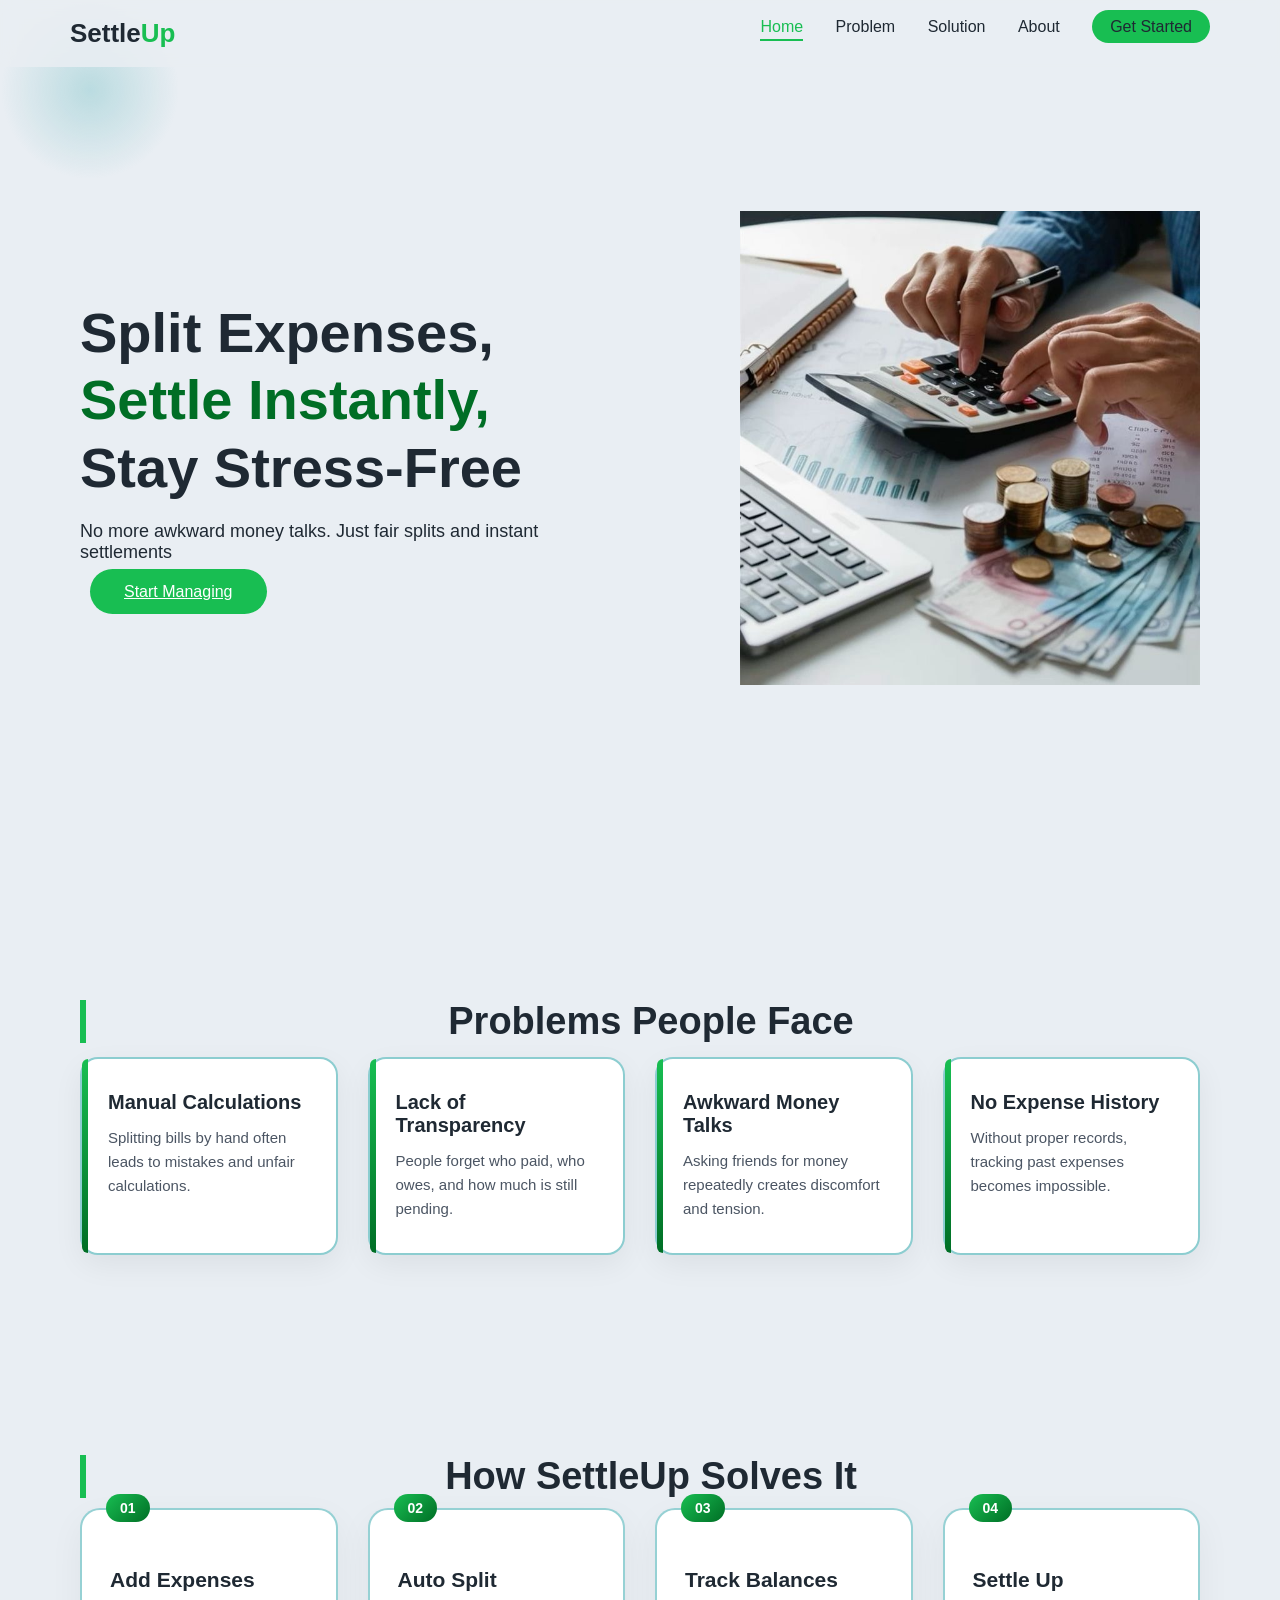
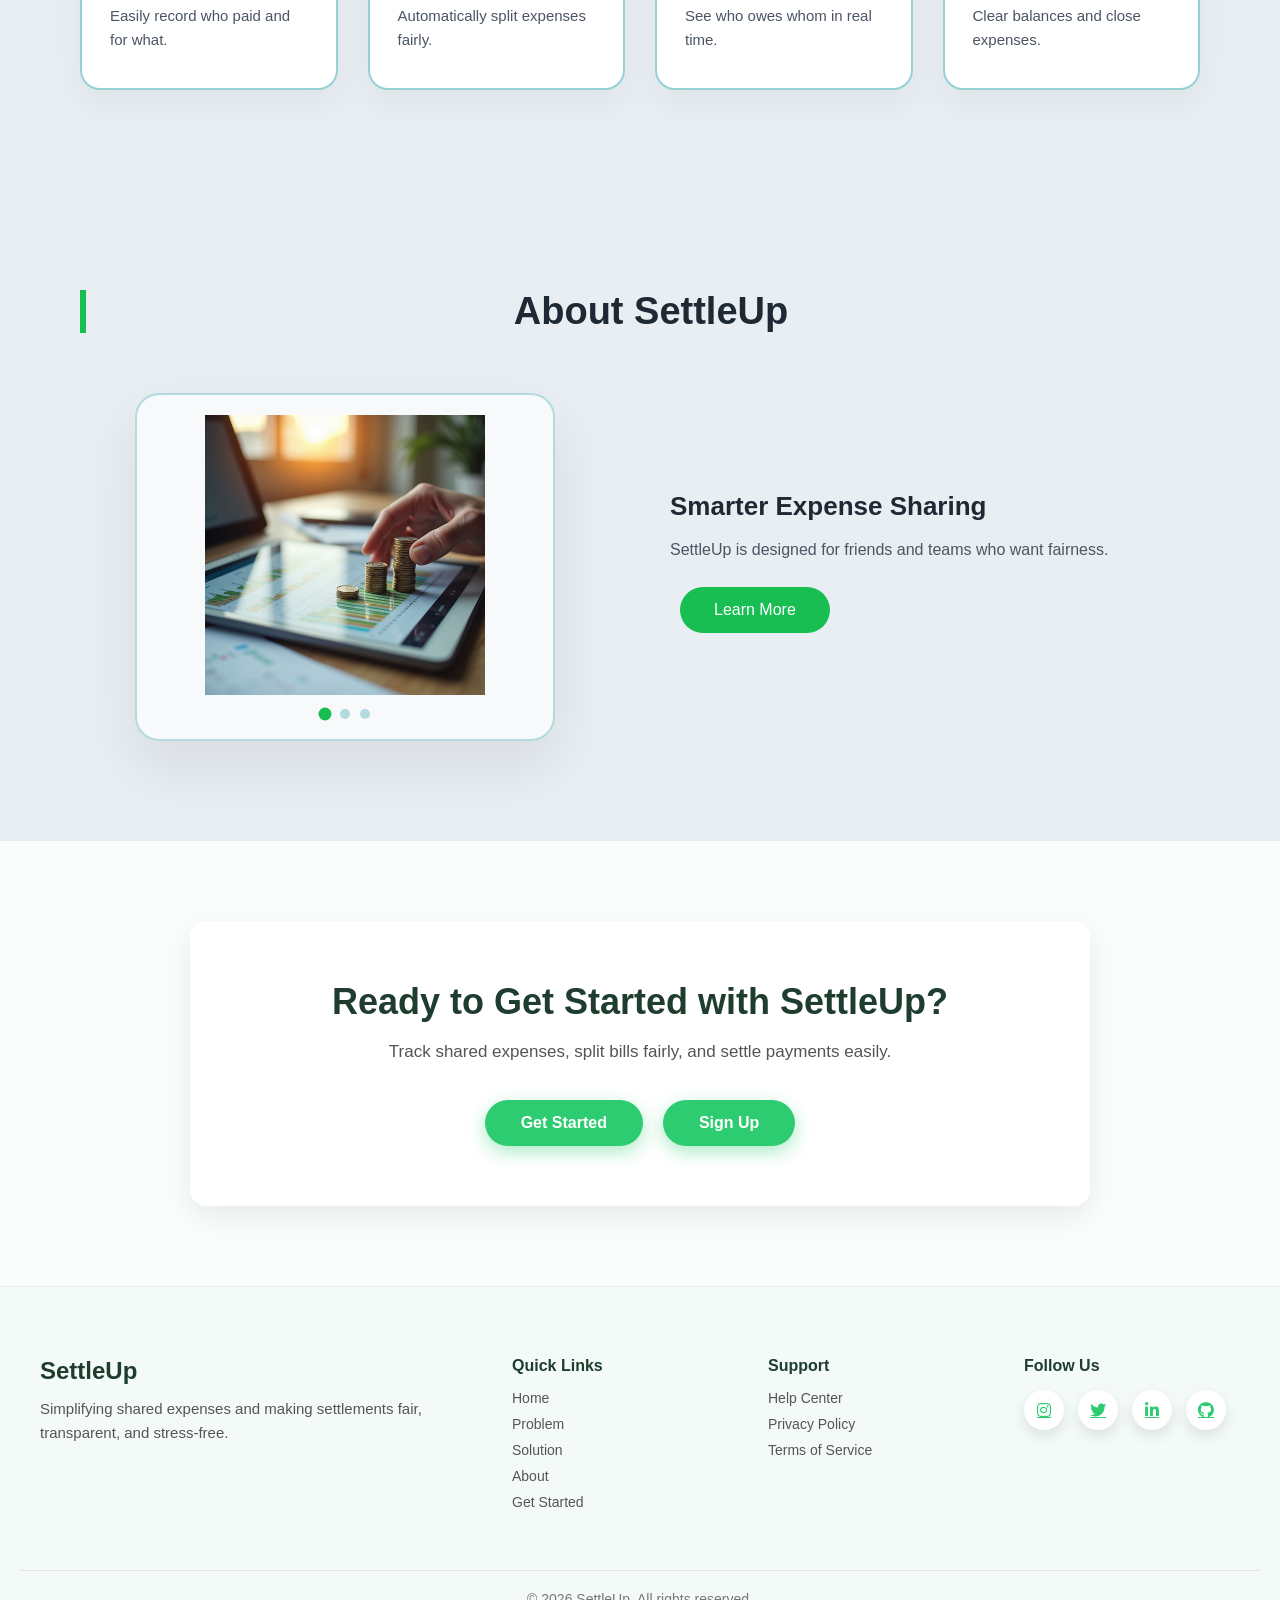
<file: index.html>
<!DOCTYPE html>
<html lang="en">
<head>
  <meta charset="UTF-8">
  <title>SettleUp – Smart Expense Manager</title>
  <link rel="stylesheet" href="css/main.css">
  <script defer src="js/main.js"></script>
  <link
    rel="stylesheet"
    href="https://cdnjs.cloudflare.com/ajax/libs/font-awesome/6.5.0/css/all.min.css"
  />
</head>
<body>

<div class="cursor-glow"></div>

<header class="header">
  <div class="logo">Settle<span>Up</span></div>

  <nav class="nav">
    <a href="#hero">Home</a>
    <a href="#problem-section">Problem</a>
    <a href="#solution">Solution</a>
    <a href="#about">About</a>
    <a href="login.html" class="nav-btn">Get Started</a>
  </nav>
</header>

<section id="hero" class="hero reveal">
  <div class="hero-content">
    <h1>Split Expenses,<br><span>Settle Instantly,<br></span>Stay Stress-Free</h1>
    <p>No more awkward money talks. Just fair splits and instant settlements</p>
    <a href="login.html" class="btn primary">Start Managing</a>
  </div>
  <div class="hero-image">
    <img src="images/hero.png" alt="Expense App">
  </div>
</section>

<section id="problem-section" class="section problem-section reveal">
  <h2 class="section-title">Problems People Face</h2>
  <div class="problem-grid">
    <div class="problem-box">
      <h3>Manual Calculations</h3>
      <p>Splitting bills by hand often leads to mistakes and unfair calculations.</p>
    </div>
    <div class="problem-box">
      <h3>Lack of Transparency</h3>
      <p>People forget who paid, who owes, and how much is still pending.</p>
    </div>
    <div class="problem-box">
      <h3>Awkward Money Talks</h3>
      <p>Asking friends for money repeatedly creates discomfort and tension.</p>
    </div>
    <div class="problem-box">
      <h3>No Expense History</h3>
      <p>Without proper records, tracking past expenses becomes impossible.</p>
    </div>
  </div>
</section>

<section id="solution" class="section solution-section reveal">
  <h2 class="section-title">How SettleUp Solves It</h2>
  <div class="solution-grid">
    <div class="solution-box">
      <span>01</span>
      <h3>Add Expenses</h3>
      <p>Easily record who paid and for what.</p>
    </div>
    <div class="solution-box">
      <span>02</span>
      <h3>Auto Split</h3>
      <p>Automatically split expenses fairly.</p>
    </div>
    <div class="solution-box">
      <span>03</span>
      <h3>Track Balances</h3>
      <p>See who owes whom in real time.</p>
    </div>
    <div class="solution-box">
      <span>04</span>
      <h3>Settle Up</h3>
      <p>Clear balances and close expenses.</p>
    </div>
  </div>
</section>

<section id="about" class="section about-section reveal">
  <h2 class="section-title">About SettleUp</h2>
  <div class="about-wrapper">
    <div class="about-slider">
      <div class="slides">
        <img src="images/about1.png" class="slide active" />
        <img src="images/about2.png" class="slide" />
        <img src="images/about3.png" class="slide" />
      </div>
      <div class="slider-dots">
        <span class="dot active"></span>
        <span class="dot"></span>
        <span class="dot"></span>
      </div>
    </div>
    <div class="about-content">
      <h3>Smarter Expense Sharing</h3>
      <p>SettleUp is designed for friends and teams who want fairness.</p>
      <button class="btn primary">Learn More</button>
    </div>
  </div>
</section>

<section id="auth" class="auth-section reveal">
  <div class="auth-wrapper">
    <h2>Ready to Get Started with SettleUp?</h2>
    <p>Track shared expenses, split bills fairly, and settle payments easily.</p>
    <div class="auth-actions">
      <a href="login.html" class="auth-btn primary">Get Started</a>
      <a href="login.html" class="auth-btn primary">Sign Up</a>
    </div>
  </div>
</section>

<footer class="footer">
  <div class="footer-container">

    <!-- BRAND -->
    <div class="footer-brand">
      <h3>SettleUp</h3>
      <p>
        Simplifying shared expenses and making settlements
        fair, transparent, and stress-free.
      </p>
    </div>

    <!-- QUICK LINKS -->
    <div class="footer-links">
      <h4>Quick Links</h4>
      <a href="#hero">Home</a>
      <a href="#problem-section">Problem</a>
      <a href="#solution">Solution</a>
      <a href="#about">About</a>
      <a href="#auth">Get Started</a>
    </div>

    <!-- SUPPORT -->
    <div class="footer-links">
      <h4>Support</h4>
      <a href="#">Help Center</a>
      <a href="#">Privacy Policy</a>
      <a href="#">Terms of Service</a>
    </div>

    <!-- SOCIAL -->
    <div class="footer-social">
      <h4>Follow Us</h4>
      <div class="social-icons">
        <a href="#"><i class="fab fa-instagram"></i></a>
        <a href="#"><i class="fab fa-twitter"></i></a>
        <a href="#"><i class="fab fa-linkedin-in"></i></a>
        <a href="#"><i class="fab fa-github"></i></a>
      </div>
    </div>

  </div>

  <div class="footer-bottom">
    © 2026 SettleUp. All rights reserved.
  </div>
</footer>

<script>
  // Your web app's Firebase configuration (Copy this from the) 
  const firebaseConfig = {
    apiKey: "AIzaSyALijpIAbmjIuqFYfCxvOZOk0Nm54OVk_c",
    authDomain: "settleup-b67de.firebaseapp.com",
    projectId: "settleup-b67de",
    storageBucket: "settleup-b67de.firebasestorage.app",
    messagingSenderId: "278043179077",
    appId: "1:278043179077:web:6c71b5bd11f840e8984b2c",
  };


  // Initialize Firebase
  firebase.initializeApp(firebaseConfig);
</script>
</body>
</html>
</file>
<file: css/main.css>
html {
  scroll-behavior: smooth;
}

section {
  scroll-margin-top: 100px;
}

:root {
  --bg: #e9eef3;
  --soft: #dde6ec;
  --primary: #18be52;
  --secondary: #006e25;
  --text: #1f2933;
  --card: #ffffff;
}

/* RESET */
* {
  margin: 0;
  padding: 0;
  box-sizing: border-box;
  font-family: "Poppins", sans-serif;
}

body {
  background: var(--bg);
  color: var(--text);
  overflow-x: hidden;
}

/* CURSOR */
.cursor-glow {
  position: fixed;
  width: 180px;
  height: 180px;
  background: radial-gradient(circle, rgba(47,164,169,0.25), transparent 70%);
  pointer-events: none;
  z-index: 1;
}

/* HEADER */
.header {
  position: fixed;
  top: 0;
  width: 100%;
  backdrop-filter: blur(10px);
  background: rgba(233,238,243,0.85);
  display: flex;
  justify-content: space-between;
  padding: 18px 70px;
  z-index: 100;
}

.logo {
  font-size: 26px;
  font-weight: 700;
}
.logo span {
  color: var(--primary);
}

.nav a {
  margin-left: 28px;
  text-decoration: none;
  color: var(--text);
  position: relative;
  font-weight: 500;
}

.nav a::after {
  content: "";
  position: absolute;
  width: 0;
  height: 2px;
  background: var(--primary);
  bottom: -6px;
  left: 0;
  transition: 0.3s;
}

.nav a:hover::after {
  width: 100%;
}

.nav-btn {
  padding: 8px 18px;
  border-radius: 20px;
  background: var(--primary);
  color: white;
}

/* HERO */
.hero {
  min-height: 100vh;
  display: flex;
  align-items: center;
  justify-content: space-between;
  padding: 120px 80px;
}

.hero-content h1 {
  font-size: 56px;
  line-height: 1.2;
}

.hero-content span {
  color: var(--secondary);
}

.hero-content p {
  margin: 20px 0;
  font-size: 18px;
  max-width: 520px;
}

.hero-image img {
  width: 460px;
  animation: float 5s infinite ease-in-out;
}


/*Solution */
/* ================================
   SOLUTION SECTION
================================ */
.solution-section {
  text-align: center;
}

.solution-section .section-title {
  margin-bottom: 10px;
}

.solution-section .section-subtitle {
  max-width: 620px;
  margin: 0 auto 60px;
  font-size: 17px;
  color: #4b5563;
}

/* GRID */
.solution-grid {
  display: grid;
  grid-template-columns: repeat(4, 1fr);
  gap: 30px;
}

/* CARD */
.solution-box {
  background: var(--card);
  padding: 36px 28px;
  border-radius: 20px;
  border: 2px solid rgba(47,164,169,0.55);
  box-shadow: 0 12px 30px rgba(0,0,0,0.05);
  position: relative;
  transition: all 0.4s ease;
  text-align: left;
}

/* STEP BADGE */
.solution-box span {
  position: absolute;
  top: -16px;
  left: 22px;
  background: linear-gradient(135deg, var(--primary), var(--secondary));
  color: white;
  font-size: 14px;
  padding: 6px 14px;
  border-radius: 20px;
  font-weight: 600;
}

/* TEXT */
.solution-box h3 {
  margin-top: 22px;
  font-size: 21px;
  margin-bottom: 12px;
  color: var(--text);
}

.solution-box p {
  font-size: 15px;
  line-height: 1.6;
  color: #4b5563;
}

/* HOVER EFFECT */
.solution-box:hover {
  transform: translateY(-12px);
  box-shadow: 0 30px 60px rgba(47,164,169,0.25);
  border-color: var(--primary);
}

/* RESPONSIVE */
@media (max-width: 1100px) {
  .solution-grid {
    grid-template-columns: repeat(2, 1fr);
  }
}

@media (max-width: 600px) {
  .solution-grid {
    grid-template-columns: 1fr;
  }
}


/*ABOUT SECTION*/

/* ================================
   ABOUT SECTION WITH SLIDER
================================ */
.about-section {
  text-align: center;
}

.about-wrapper {
  margin-top: 60px;
  display: grid;
  grid-template-columns: 1fr 1fr;
  gap: 60px;
  align-items: center;
}

/* SLIDER */
.about-slider {
  position: relative;
  width: 100%;
  max-width: 420px;
  margin: 0 auto;
  background: rgba(255,255,255,0.65);
  backdrop-filter: blur(10px);
  border-radius: 24px;
  padding: 20px;
  box-shadow: 0 25px 60px rgba(0,0,0,0.08);
  border: 2px solid rgba(47,164,169,0.35);
}

.slides {
  position: relative;
  overflow: hidden;
  height: 280px;
}

.slide {
  position: absolute;
  inset: 0;
  width: 100%;
  height: 100%;
  object-fit: contain;
  opacity: 0;
  transform: translateX(40px);
  transition: 0.6s ease;
}

.slide.active {
  opacity: 1;
  transform: translateX(0);
}

/* DOTS */
.slider-dots {
  margin-top: 14px;
  display: flex;
  justify-content: center;
  gap: 10px;
}

.dot {
  width: 10px;
  height: 10px;
  border-radius: 50%;
  background: rgba(47,164,169,0.35);
  cursor: pointer;
  transition: 0.3s;
}

.dot.active {
  background: var(--primary);
  transform: scale(1.3);
}

/* TEXT CONTENT */
.about-content {
  text-align: left;
}

.about-content h3 {
  font-size: 26px;
  margin-bottom: 14px;
  color: var(--text);
}

.about-content p {
  font-size: 16px;
  line-height: 1.7;
  color: #4b5563;
  margin-bottom: 14px;
}

/* RESPONSIVE */
@media (max-width: 900px) {
  .about-wrapper {
    grid-template-columns: 1fr;
    text-align: center;
  }

  .about-content {
    text-align: center;
  }
}




/* SECTIONS */
.section {
  padding: 100px 80px;
}

.soft {
  background: var(--soft);
}

.section-title {
  font-size: 38px;
  margin-bottom: 14px;
  border-left: 6px solid var(--primary);
  padding-left: 16px;
}

.section-subtitle {
  max-width: 620px;
  margin-bottom: 55px;
  font-size: 17px;
  color: #4b5563;
}

/* ================================
   PROBLEM SECTION
================================ */
.problem-section {
  text-align: center;
}

.problem-grid {
  display: grid;
  grid-template-columns: repeat(4, 1fr);
  gap: 30px;
}

.problem-box {
  background: var(--card);
  padding: 32px 26px;
  border-radius: 18px;
  border: 2px solid rgba(47,164,169,0.55);
  box-shadow: 0 10px 30px rgba(0,0,0,0.06);
  position: relative;
  transition: 0.35s ease;
  text-align: left;
}

.problem-box::before {
  content: "";
  position: absolute;
  left: 0;
  top: 0;
  width: 6px;
  height: 100%;
  border-radius: 18px 0 0 18px;
  background: linear-gradient(var(--primary), var(--secondary));
}

.problem-box h3 {
  font-size: 20px;
  margin-bottom: 12px;
}

.problem-box p {
  font-size: 15px;
  line-height: 1.6;
  color: #4b5563;
}

.problem-box:hover {
  transform: translateY(-10px);
  box-shadow: 0 25px 50px rgba(47,164,169,0.2);
}

/* ================================
   SOLUTION SECTION – IMPLEMENTED
================================ */
.solution-section {
  text-align: center;
}

.solution-grid {
  display: grid;
  grid-template-columns: repeat(4, 1fr);
  gap: 30px;
}

.solution-box {
  background: var(--card);
  padding: 36px 28px;
  border-radius: 20px;
  border: 2px solid rgba(47,164,169,0.5);
  box-shadow: 0 12px 35px rgba(0,0,0,0.05);
  transition: 0.4s ease;
  position: relative;
  text-align: left;
}

/* TOP STEP BADGE */
.solution-box span {
  position: absolute;
  top: -16px;
  left: 24px;
  background: linear-gradient(135deg, var(--primary), var(--secondary));
  color: white;
  font-size: 14px;
  padding: 6px 14px;
  border-radius: 20px;
  font-weight: 600;
}

.solution-box h3 {
  margin-top: 22px;
  font-size: 21px;
  margin-bottom: 12px;
}

.solution-box p {
  font-size: 15px;
  line-height: 1.6;
  color: #4b5563;
}

.solution-box:hover {
  transform: translateY(-12px);
  box-shadow: 0 30px 60px rgba(76,95,213,0.18);
  border-color: var(--primary);
}

/* ABOUT */
.about-grid {
  display: grid;
  grid-template-columns: 1fr 1fr;
  gap: 60px;
  align-items: center;
}

.about-img img {
  width: 380px;
}

.auth-section {
  padding: 80px 20px;
  background-color: #f9fdfb;
}

.auth-wrapper {
  max-width: 900px;
  margin: auto;
  text-align: center;
  background: #ffffff;
  padding: 60px 40px;
  border-radius: 16px;
  box-shadow: 0 10px 30px rgba(0, 0, 0, 0.08);
}

.auth-wrapper h2 {
  font-size: 36px;
  color: #1e3d2f;
  margin-bottom: 15px;
}

.auth-wrapper p {
  font-size: 17px;
  color: #555;
  max-width: 650px;
  margin: 0 auto 35px;
  line-height: 1.6;
}

.auth-actions {
  display: flex;
  justify-content: center;
  gap: 20px;
  flex-wrap: wrap;
}

/* Buttons */
.auth-btn {
  padding: 14px 36px;
  font-size: 16px;
  font-weight: 600;
  border-radius: 30px;
  text-decoration: none;
  transition: all 0.3s ease;
}

/* Primary */
.auth-btn.primary {
  background: #2ecc71;
  color: #ffffff;
  box-shadow: 0 6px 18px rgba(46, 204, 113, 0.4);
}

.auth-btn.primary:hover {
  background: #27ae60;
  transform: translateY(-2px);
}

/* Secondary */
.auth-btn.secondary {
  border: 2px solid #2ecc71;
  color: #2ecc71;
  background: transparent;
}

.auth-btn.secondary:hover {
  background: #2ecc71;
  color: #ffffff;
  transform: translateY(-2px);
}

/* Responsive */
@media (max-width: 768px) {
  .auth-wrapper h2 {
    font-size: 28px;
  }

  .auth-wrapper p {
    font-size: 15px;
  }
}



/* BUTTONS */
.btn {
  padding: 14px 34px;
  border-radius: 30px;
  border: none;
  cursor: pointer;
  margin: 10px;
  font-size: 16px;
  transition: 0.3s ease;
}

.primary {
  background: var(--primary);
  color: white;
}

.primary:hover {
  background: #238c8f;
}

.secondary {
  background: transparent;
  border: 2px solid white;
  color: white;
}

.secondary:hover {
  background: rgba(255,255,255,0.15);
}

/* ================================
   FOOTER
================================ */
.footer {
  background: #f4faf7;
  padding: 70px 20px 20px;
  border-top: 1px solid rgba(0, 0, 0, 0.05);
}

.footer-container {
  max-width: 1200px;
  margin: auto;
  display: grid;
  grid-template-columns: 2fr 1fr 1fr 1fr;
  gap: 40px;
}

/* BRAND */
.footer-brand h3 {
  font-size: 24px;
  color: #1e3d2f;
  margin-bottom: 12px;
}

.footer-brand p {
  font-size: 15px;
  color: #555;
  line-height: 1.6;
}

/* LINKS */
.footer-links h4,
.footer-social h4 {
  font-size: 16px;
  margin-bottom: 15px;
  color: #1e3d2f;
}

.footer-links a {
  display: block;
  font-size: 14px;
  color: #555;
  margin-bottom: 10px;
  text-decoration: none;
  transition: color 0.3s;
}

.footer-links a:hover {
  color: #2ecc71;
}

/* SOCIAL ICONS */
.social-icons {
  display: flex;
  gap: 14px;
}

.social-icons a {
  width: 40px;
  height: 40px;
  background: #ffffff;
  border-radius: 50%;
  display: flex;
  align-items: center;
  justify-content: center;
  color: #2ecc71;
  box-shadow: 0 6px 14px rgba(0, 0, 0, 0.1);
  transition: all 0.3s ease;
}

.social-icons a:hover {
  background: #2ecc71;
  color: #ffffff;
  transform: translateY(-3px);
}

/* BOTTOM */
.footer-bottom {
  text-align: center;
  margin-top: 50px;
  padding-top: 20px;
  border-top: 1px solid rgba(0, 0, 0, 0.08);
  font-size: 14px;
  color: #777;
}

/* RESPONSIVE */
@media (max-width: 900px) {
  .footer-container {
    grid-template-columns: 1fr 1fr;
  }
}

@media (max-width: 500px) {
  .footer-container {
    grid-template-columns: 1fr;
    text-align: center;
  }

  .social-icons {
    justify-content: center;
  }
}
.footer {
  opacity: 0;
  transform: translateY(40px);
  transition: all 0.6s ease;
}

.footer.show {
  opacity: 1;
  transform: translateY(0);
}

.footer {
  opacity: 1 !important;
  transform: translateY(0) !important;
}

/* RESPONSIVE */
@media (max-width: 1100px) {
  .problem-grid,
  .solution-grid {
    grid-template-columns: repeat(2, 1fr);
  }
}

@media (max-width: 600px) {
  .problem-grid,
  .solution-grid {
    grid-template-columns: 1fr;
  }
}

/* ANIMATION */
@keyframes float {
  0%,100% { transform: translateY(0); }
  50% { transform: translateY(-14px); }
}


.nav a.active {
  color: var(--primary);
}

.nav a.active::after {
  width: 100%;
}

.reveal {
  opacity: 0;
  transform: translateY(60px);
  transition: all 0.8s ease;
}

.reveal.show {
  opacity: 1;
  transform: translateY(0);
}
</file>
